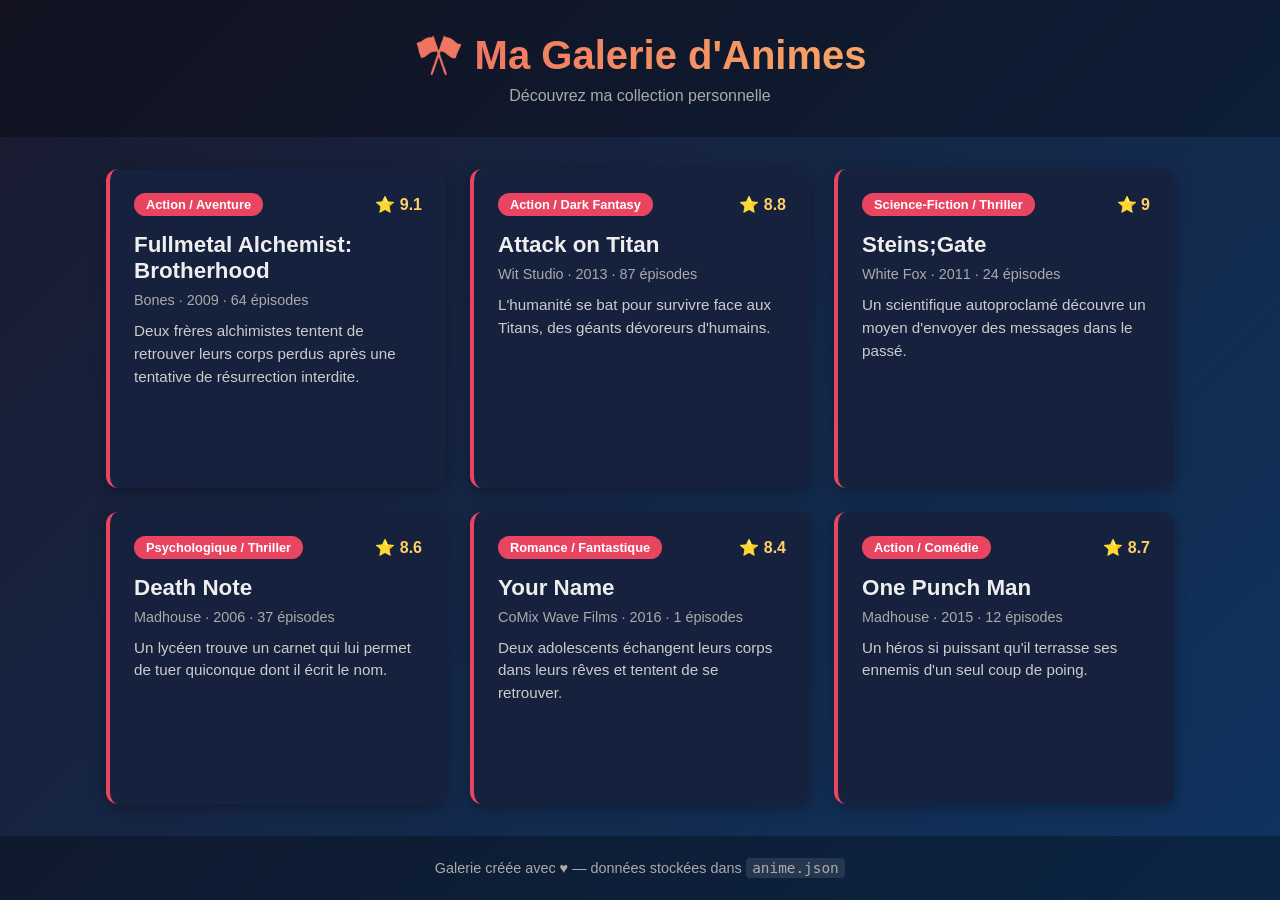
<file: index.html>
<!DOCTYPE html>
<html lang="fr">
<head>
    <meta charset="UTF-8">
    <meta name="viewport" content="width=device-width, initial-scale=1.0">
    <title>Ma Galerie d'Animes</title>
    <link rel="stylesheet" href="style.css">
</head>
<body>
    <header>
        <h1>🎌 Ma Galerie d'Animes</h1>
        <p>Découvrez ma collection personnelle</p>
    </header>

    <main id="gallery" class="gallery">
        <!-- Les cartes d'animes seront injectées ici par JavaScript -->
        <p class="loading">Chargement des animes...</p>
    </main>

    <footer>
        <p>Galerie créée avec ♥ — données stockées dans <code>anime.json</code></p>
    </footer>

    <script>
        // Chargement des données depuis anime.json
        fetch('anime.json')
            .then(response => {
                if (!response.ok) {
                    throw new Error('Impossible de charger anime.json');
                }
                return response.json();
            })
            .then(data => displayAnimes(data.animes))
            .catch(error => {
                document.getElementById('gallery').innerHTML =
                    `<p class="error">❌ ${error.message}</p>`;
            });

        // Affichage des animes sous forme de cartes
        function displayAnimes(animes) {
            const gallery = document.getElementById('gallery');
            gallery.innerHTML = animes.map(anime => `
                <article class="card">
                    <div class="card-header">
                        <span class="badge">${anime.genre}</span>
                        <span class="rating">⭐ ${anime.note}</span>
                    </div>
                    <h2>${anime.titre}</h2>
                    <p class="meta">
                        ${anime.studio} · ${anime.annee} · ${anime.episodes} épisodes
                    </p>
                    <p class="synopsis">${anime.synopsis}</p>
                </article>
            `).join('');
        }
    </script>
</body>
</html>
</file>
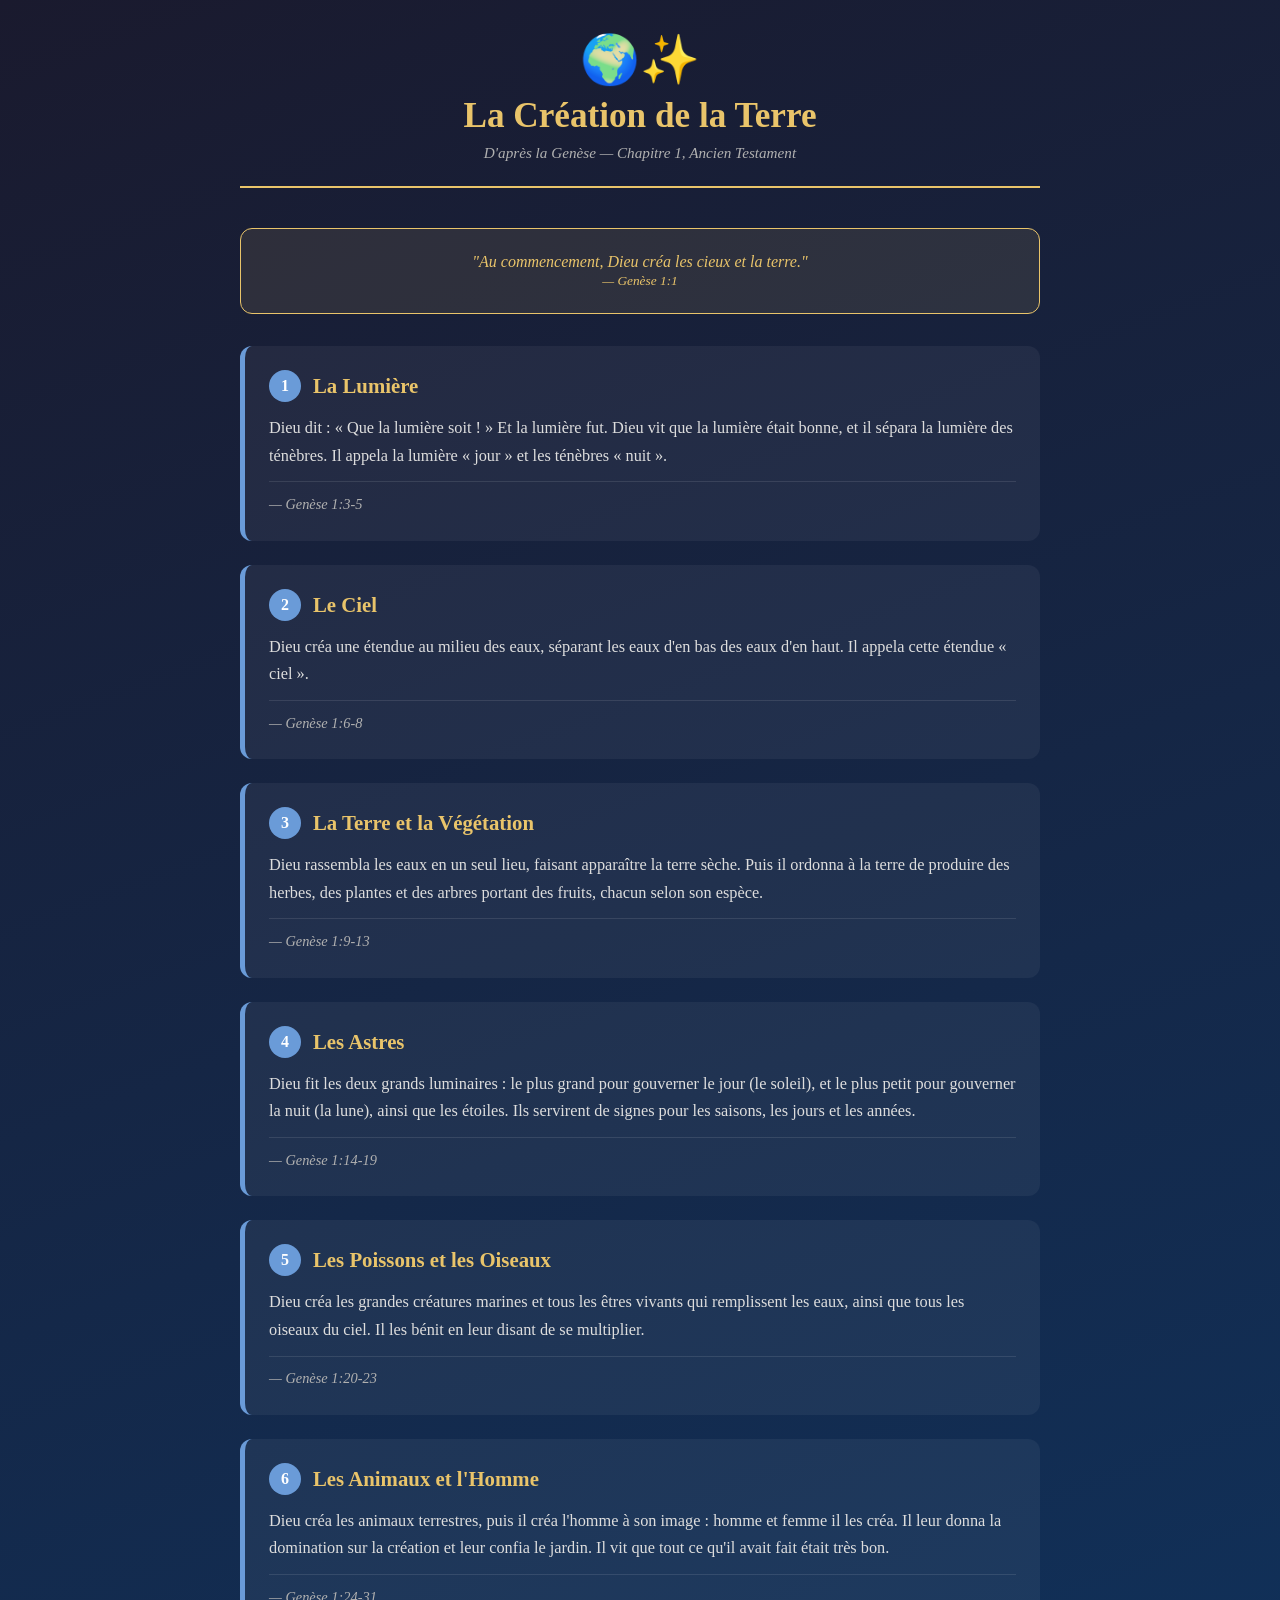
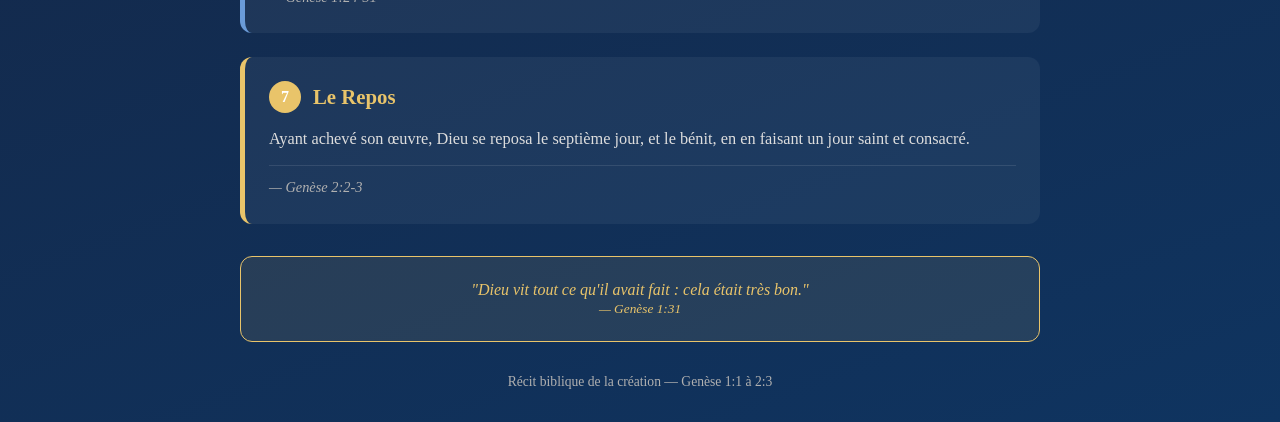
<file: joueur.html>
<!DOCTYPE html>
<html lang="fr">
<head>
    <meta charset="UTF-8">
    <meta name="viewport" content="width=device-width, initial-scale=1.0">
    <title>La Création de la Terre selon la Bible</title>
    <style>
        :root {
            --bg-dark: #1a1a2e;
            --bg-soft: #16213e;
            --gold: #e9c46a;
            --accent: #6a9bd8;
            --text: #f4f4f4;
            --muted: #b0b0b0;
        }

        * {
            margin: 0;
            padding: 0;
            box-sizing: border-box;
        }

        body {
            font-family: Georgia, 'Times New Roman', serif;
            background: linear-gradient(160deg, var(--bg-dark), #0f3460);
            color: var(--text);
            min-height: 100vh;
            padding: 2rem 1rem;
        }

        .container {
            max-width: 800px;
            margin: 0 auto;
        }

        header {
            text-align: center;
            margin-bottom: 2.5rem;
            padding-bottom: 1.5rem;
            border-bottom: 2px solid var(--gold);
        }

        header .icon {
            font-size: 3rem;
            display: block;
            margin-bottom: 0.5rem;
        }

        header h1 {
            font-size: 2.2rem;
            color: var(--gold);
            margin-bottom: 0.5rem;
        }

        header .ref {
            color: var(--muted);
            font-style: italic;
            font-size: 0.95rem;
        }

        /* ===== Cartes des jours ===== */
        .day {
            background: rgba(255, 255, 255, 0.05);
            border-radius: 12px;
            padding: 1.5rem;
            margin-bottom: 1.5rem;
            border-left: 5px solid var(--accent);
            transition: transform 0.2s ease;
        }

        .day:hover {
            transform: translateX(5px);
        }

        .day h2 {
            display: flex;
            align-items: center;
            gap: 0.75rem;
            font-size: 1.3rem;
            color: var(--gold);
            margin-bottom: 0.75rem;
        }

        .day h2 .num {
            background: var(--accent);
            color: #fff;
            border-radius: 50%;
            width: 32px;
            height: 32px;
            display: flex;
            align-items: center;
            justify-content: center;
            font-size: 1rem;
            flex-shrink: 0;
        }

        .day p {
            line-height: 1.7;
            color: #ddd;
            font-size: 1.02rem;
        }

        .day .verse {
            margin-top: 0.75rem;
            font-style: italic;
            color: var(--muted);
            font-size: 0.9rem;
            border-top: 1px solid rgba(255, 255, 255, 0.1);
            padding-top: 0.6rem;
        }

        .quote {
            background: rgba(233, 196, 106, 0.1);
            border-radius: 12px;
            padding: 1.5rem;
            margin: 2rem 0;
            border: 1px solid var(--gold);
            text-align: center;
            font-style: italic;
            color: var(--gold);
        }

        footer {
            text-align: center;
            margin-top: 2rem;
            color: var(--muted);
            font-size: 0.85rem;
        }
    </style>
</head>
<body>
    <div class="container">
        <header>
            <span class="icon">🌍✨</span>
            <h1>La Création de la Terre</h1>
            <p class="ref">D'après la Genèse — Chapitre 1, Ancien Testament</p>
        </header>

        <div class="quote">
            "Au commencement, Dieu créa les cieux et la terre."
            <br>
            <small>— Genèse 1:1</small>
        </div>

        <!-- Jour 1 -->
        <section class="day">
            <h2><span class="num">1</span> La Lumière</h2>
            <p>Dieu dit : « Que la lumière soit ! » Et la lumière fut. Dieu vit que la lumière était bonne, et il sépara la lumière des ténèbres. Il appela la lumière « jour » et les ténèbres « nuit ».</p>
            <p class="verse">— Genèse 1:3-5</p>
        </section>

        <!-- Jour 2 -->
        <section class="day">
            <h2><span class="num">2</span> Le Ciel</h2>
            <p>Dieu créa une étendue au milieu des eaux, séparant les eaux d'en bas des eaux d'en haut. Il appela cette étendue « ciel ».</p>
            <p class="verse">— Genèse 1:6-8</p>
        </section>

        <!-- Jour 3 -->
        <section class="day">
            <h2><span class="num">3</span> La Terre et la Végétation</h2>
            <p>Dieu rassembla les eaux en un seul lieu, faisant apparaître la terre sèche. Puis il ordonna à la terre de produire des herbes, des plantes et des arbres portant des fruits, chacun selon son espèce.</p>
            <p class="verse">— Genèse 1:9-13</p>
        </section>

        <!-- Jour 4 -->
        <section class="day">
            <h2><span class="num">4</span> Les Astres</h2>
            <p>Dieu fit les deux grands luminaires : le plus grand pour gouverner le jour (le soleil), et le plus petit pour gouverner la nuit (la lune), ainsi que les étoiles. Ils servirent de signes pour les saisons, les jours et les années.</p>
            <p class="verse">— Genèse 1:14-19</p>
        </section>

        <!-- Jour 5 -->
        <section class="day">
            <h2><span class="num">5</span> Les Poissons et les Oiseaux</h2>
            <p>Dieu créa les grandes créatures marines et tous les êtres vivants qui remplissent les eaux, ainsi que tous les oiseaux du ciel. Il les bénit en leur disant de se multiplier.</p>
            <p class="verse">— Genèse 1:20-23</p>
        </section>

        <!-- Jour 6 -->
        <section class="day">
            <h2><span class="num">6</span> Les Animaux et l'Homme</h2>
            <p>Dieu créa les animaux terrestres, puis il créa l'homme à son image : homme et femme il les créa. Il leur donna la domination sur la création et leur confia le jardin. Il vit que tout ce qu'il avait fait était très bon.</p>
            <p class="verse">— Genèse 1:24-31</p>
        </section>

        <!-- Jour 7 -->
        <section class="day" style="border-left-color: var(--gold);">
            <h2><span class="num" style="background: var(--gold);">7</span> Le Repos</h2>
            <p>Ayant achevé son œuvre, Dieu se reposa le septième jour, et le bénit, en en faisant un jour saint et consacré.</p>
            <p class="verse">— Genèse 2:2-3</p>
        </section>

        <div class="quote">
            "Dieu vit tout ce qu'il avait fait : cela était très bon."
            <br>
            <small>— Genèse 1:31</small>
        </div>

        <footer>
            Récit biblique de la création — Genèse 1:1 à 2:3
        </footer>
    </div>
</body>
</html>
</file>
<file: style.css>
/* ===== Variables globales ===== */
:root {
    --bg: #1a1a2e;
    --card-bg: #16213e;
    --accent: #e94560;
    --text: #eee;
    --text-muted: #aaa;
    --radius: 12px;
    --shadow: 0 4px 15px rgba(0, 0, 0, 0.3);
}

/* ===== Reset & base ===== */
* {
    margin: 0;
    padding: 0;
    box-sizing: border-box;
}

body {
    font-family: 'Segoe UI', Tahoma, Geneva, Verdana, sans-serif;
    background: linear-gradient(135deg, var(--bg), #0f3460);
    color: var(--text);
    min-height: 100vh;
    display: flex;
    flex-direction: column;
}

/* ===== En-tête ===== */
header {
    text-align: center;
    padding: 2rem 1rem;
    background: rgba(0, 0, 0, 0.3);
}

header h1 {
    font-size: 2.5rem;
    margin-bottom: 0.5rem;
    background: linear-gradient(90deg, var(--accent), #ffd166);
    -webkit-background-clip: text;
    -webkit-text-fill-color: transparent;
}

header p {
    color: var(--text-muted);
}

/* ===== Galerie ===== */
.gallery {
    max-width: 1100px;
    margin: 2rem auto;
    padding: 0 1rem;
    display: grid;
    grid-template-columns: repeat(auto-fit, minmax(320px, 1fr));
    gap: 1.5rem;
    flex: 1;
}

/* ===== Carte anime ===== */
.card {
    background: var(--card-bg);
    border-radius: var(--radius);
    padding: 1.5rem;
    box-shadow: var(--shadow);
    border-left: 4px solid var(--accent);
    transition: transform 0.2s ease, box-shadow 0.2s ease;
    cursor: default;
}

.card:hover {
    transform: translateY(-5px);
    box-shadow: 0 8px 25px rgba(0, 0, 0, 0.5);
}

.card-header {
    display: flex;
    justify-content: space-between;
    align-items: center;
    margin-bottom: 1rem;
}

.badge {
    background: var(--accent);
    color: #fff;
    padding: 0.25rem 0.75rem;
    border-radius: 20px;
    font-size: 0.8rem;
    font-weight: bold;
}

.rating {
    color: #ffd166;
    font-weight: bold;
}

.card h2 {
    font-size: 1.4rem;
    margin-bottom: 0.5rem;
}

.card .meta {
    color: var(--text-muted);
    font-size: 0.9rem;
    margin-bottom: 0.75rem;
}

.card .synopsis {
    color: #ccc;
    font-size: 0.95rem;
    line-height: 1.5;
}

/* ===== États ===== */
.loading, .error {
    text-align: center;
    padding: 2rem;
    grid-column: 1 / -1;
    color: var(--text-muted);
}

.error {
    color: var(--accent);
    font-weight: bold;
}

/* ===== Pied de page ===== */
footer {
    text-align: center;
    padding: 1.5rem;
    color: var(--text-muted);
    font-size: 0.9rem;
    background: rgba(0, 0, 0, 0.3);
}

code {
    background: rgba(255, 255, 255, 0.1);
    padding: 0.15rem 0.4rem;
    border-radius: 4px;
}
</file>
